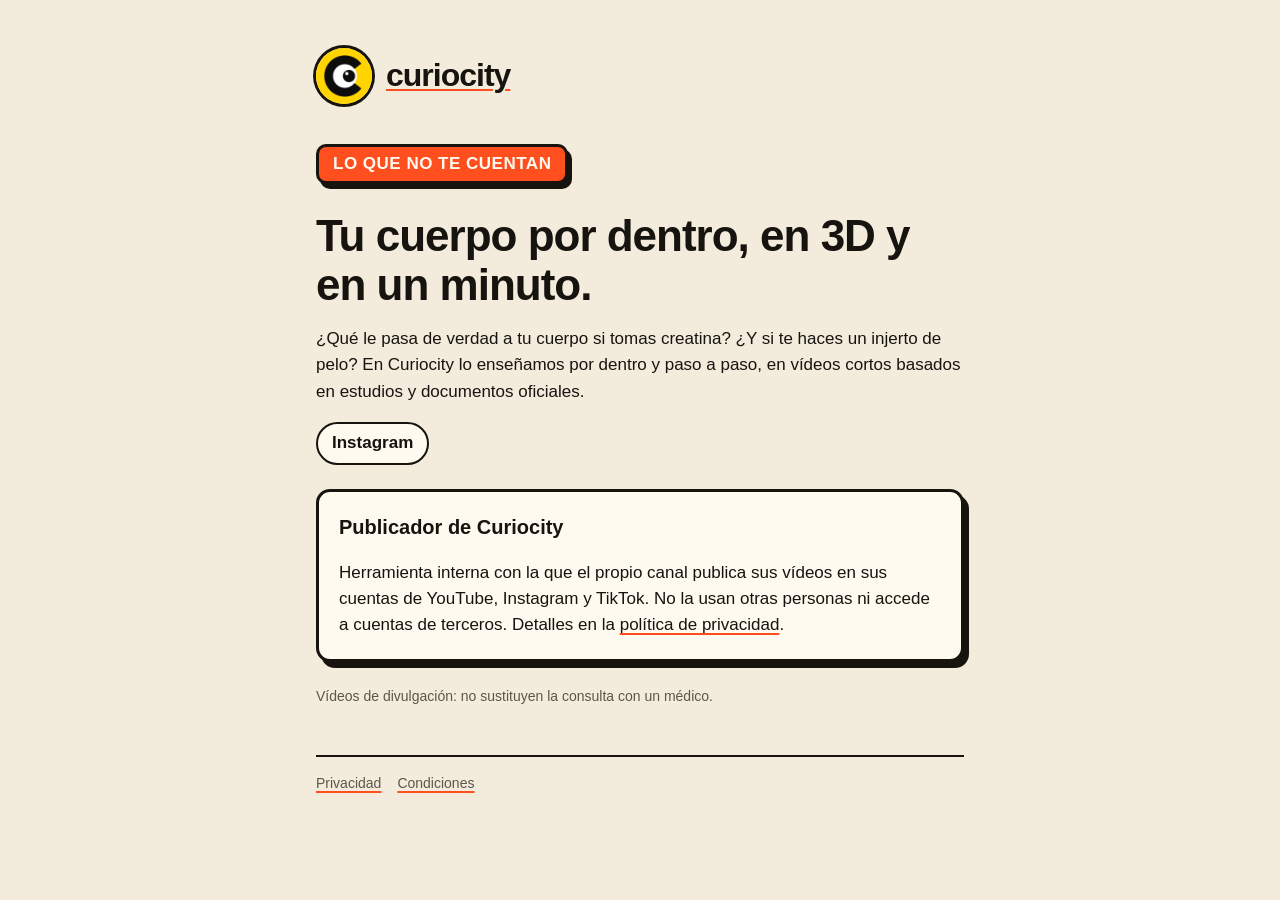
<file: index.html>
<!doctype html>
<html lang="es">
<head>
  <meta charset="utf-8">
  <meta name="viewport" content="width=device-width, initial-scale=1">
  <title>Curiocity</title>
  <meta name="description" content="Curiocity: lo que no te cuentan de tu cuerpo, el gym y las cosas de cada día, explicado por dentro en 3D y en un minuto.">
  <link rel="icon" href="favicon.png">
  <link rel="stylesheet" href="estilo.css">
</head>
<body>
<main>
  <a class="marca" href="./"><header class="marca"><img src="logo.png" alt=""><span>curiocity</span></header></a>
  <p class="lema">LO QUE NO TE CUENTAN</p>
  <h1>Tu cuerpo por dentro, en 3D y en un minuto.</h1>
  <p>¿Qué le pasa de verdad a tu cuerpo si tomas creatina? ¿Y si te haces un injerto de pelo? En Curiocity lo enseñamos por dentro y paso a paso, en vídeos cortos basados en estudios y documentos oficiales.</p>
  <ul class="redes">
    <li><a href="https://www.instagram.com/curiocity.es/">Instagram</a></li>
  </ul>

  <div class="panel">
    <h2 style="margin-top:0">Publicador de Curiocity</h2>
    <p style="margin-bottom:0">Herramienta interna con la que el propio canal publica sus vídeos en sus cuentas de YouTube, Instagram y TikTok. No la usan otras personas ni accede a cuentas de terceros. Detalles en la <a href="privacidad.html">política de privacidad</a>.</p>
  </div>

  <p style="font-size:14px;color:var(--muted)">Vídeos de divulgación: no sustituyen la consulta con un médico.</p>
  <footer><a href="privacidad.html">Privacidad</a><a href="condiciones.html">Condiciones</a></footer>
</main>
</body>
</html>
</file>
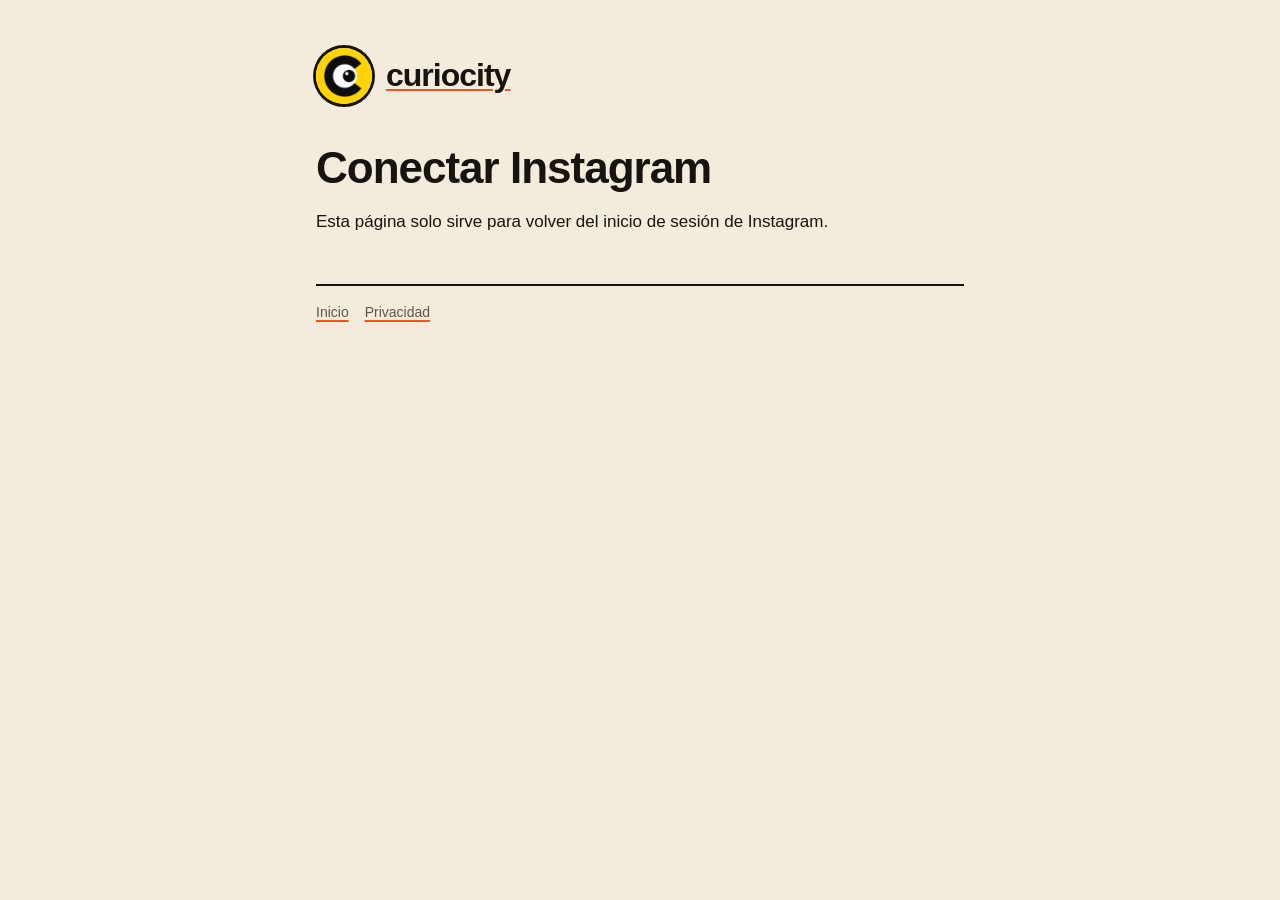
<file: meta/index.html>
<!doctype html>
<html lang="es">
<head>
  <meta charset="utf-8">
  <meta name="viewport" content="width=device-width, initial-scale=1">
  <meta name="robots" content="noindex">
  <meta name="referrer" content="no-referrer">
  <title>Conectar Instagram · Curiocity</title>
  <link rel="icon" href="../favicon.png">
  <link rel="stylesheet" href="../estilo.css">
</head>
<body>
<main>
  <a class="marca" href="../"><header class="marca"><img src="../logo.png" alt=""><span>curiocity</span></header></a>
  <h1 id="titulo">Conectar Instagram</h1>
  <p id="texto">Copia esta dirección y pégala en el terminal.</p>
  <textarea id="url" readonly></textarea>
  <button id="copiar" type="button">Copiar</button>
  <footer><a href="../">Inicio</a><a href="../privacidad.html">Privacidad</a></footer>
</main>
<script>
  // Página de vuelta del login de Meta (Instagram): el publicador (en el Mac) necesita la URL completa con ?code=…&state=…
  const q = new URLSearchParams(location.search);
  const caja = document.getElementById("url");
  caja.value = location.href;
  if (q.get("error")) {
    document.getElementById("titulo").textContent = "Instagram no dio permiso";
    document.getElementById("texto").textContent = q.get("error_description") || q.get("error_reason") || q.get("error");
  } else if (!q.get("code")) {
    document.getElementById("texto").textContent = "Esta página solo sirve para volver del inicio de sesión de Instagram.";
    caja.hidden = true;
    document.getElementById("copiar").hidden = true;
  }
  document.getElementById("copiar").onclick = async () => {
    try { await navigator.clipboard.writeText(caja.value); } catch { caja.select(); document.execCommand("copy"); }
    document.getElementById("copiar").textContent = "Copiado ✓";
  };
</script>
</body>
</html>
</file>
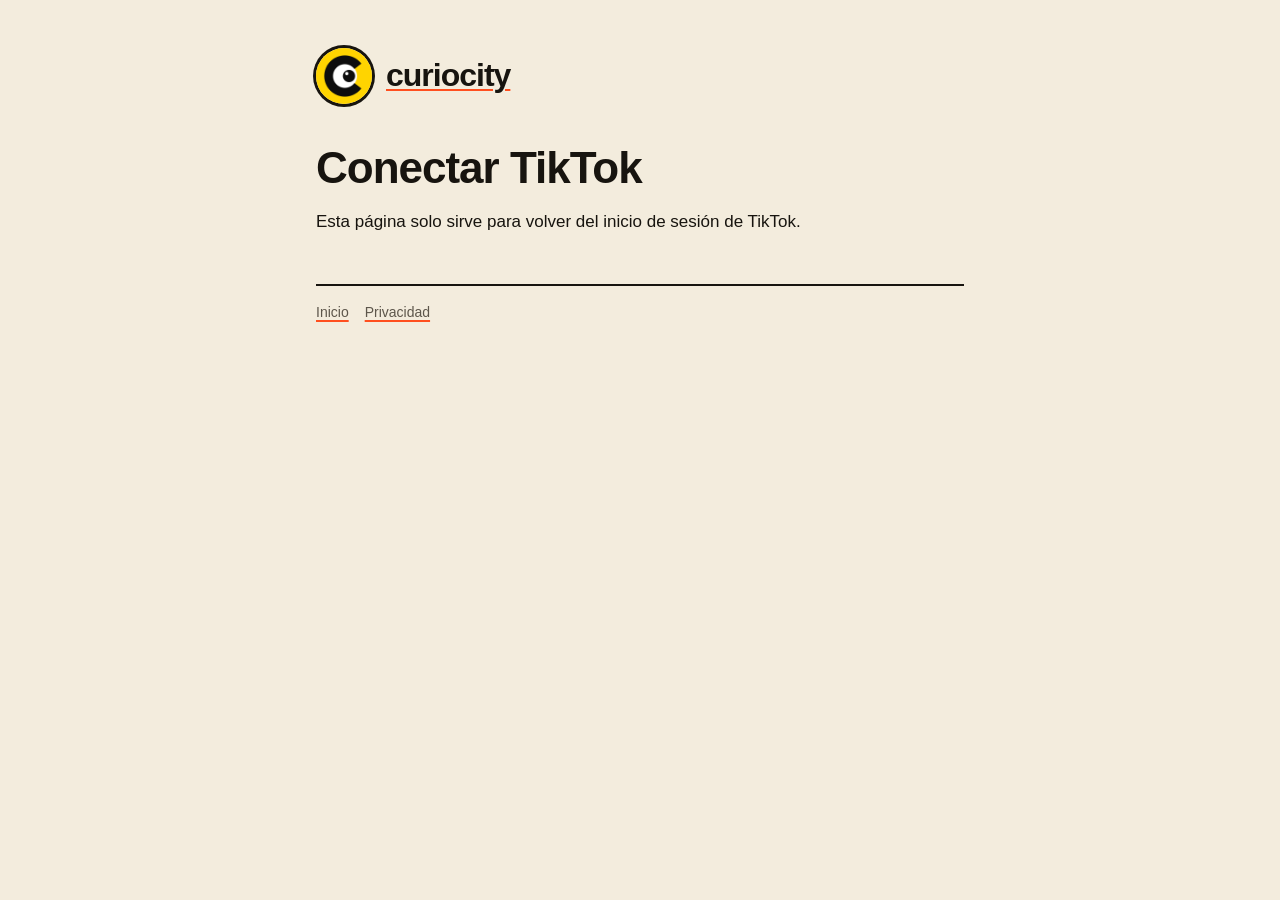
<file: tiktok/index.html>
<!doctype html>
<html lang="es">
<head>
  <meta charset="utf-8">
  <meta name="viewport" content="width=device-width, initial-scale=1">
  <meta name="robots" content="noindex">
  <meta name="referrer" content="no-referrer">
  <title>Conectar TikTok · Curiocity</title>
  <link rel="icon" href="../favicon.png">
  <link rel="stylesheet" href="../estilo.css">
</head>
<body>
<main>
  <a class="marca" href="../"><header class="marca"><img src="../logo.png" alt=""><span>curiocity</span></header></a>
  <h1 id="titulo">Conectar TikTok</h1>
  <p id="texto">Copia esta dirección y pégala en el terminal.</p>
  <textarea id="url" readonly></textarea>
  <button id="copiar" type="button">Copiar</button>
  <footer><a href="../">Inicio</a><a href="../privacidad.html">Privacidad</a></footer>
</main>
<script>
  // Página de vuelta del login de TikTok: el publicador (en el Mac) necesita la URL completa con ?code=…&state=…
  const q = new URLSearchParams(location.search);
  const caja = document.getElementById("url");
  caja.value = location.href;
  if (q.get("error")) {
    document.getElementById("titulo").textContent = "TikTok no dio permiso";
    document.getElementById("texto").textContent = q.get("error_description") || q.get("error");
  } else if (!q.get("code")) {
    document.getElementById("texto").textContent = "Esta página solo sirve para volver del inicio de sesión de TikTok.";
    caja.hidden = true;
    document.getElementById("copiar").hidden = true;
  }
  document.getElementById("copiar").onclick = async () => {
    try { await navigator.clipboard.writeText(caja.value); } catch { caja.select(); document.execCommand("copy"); }
    document.getElementById("copiar").textContent = "Copiado ✓";
  };
</script>
</body>
</html>
</file>
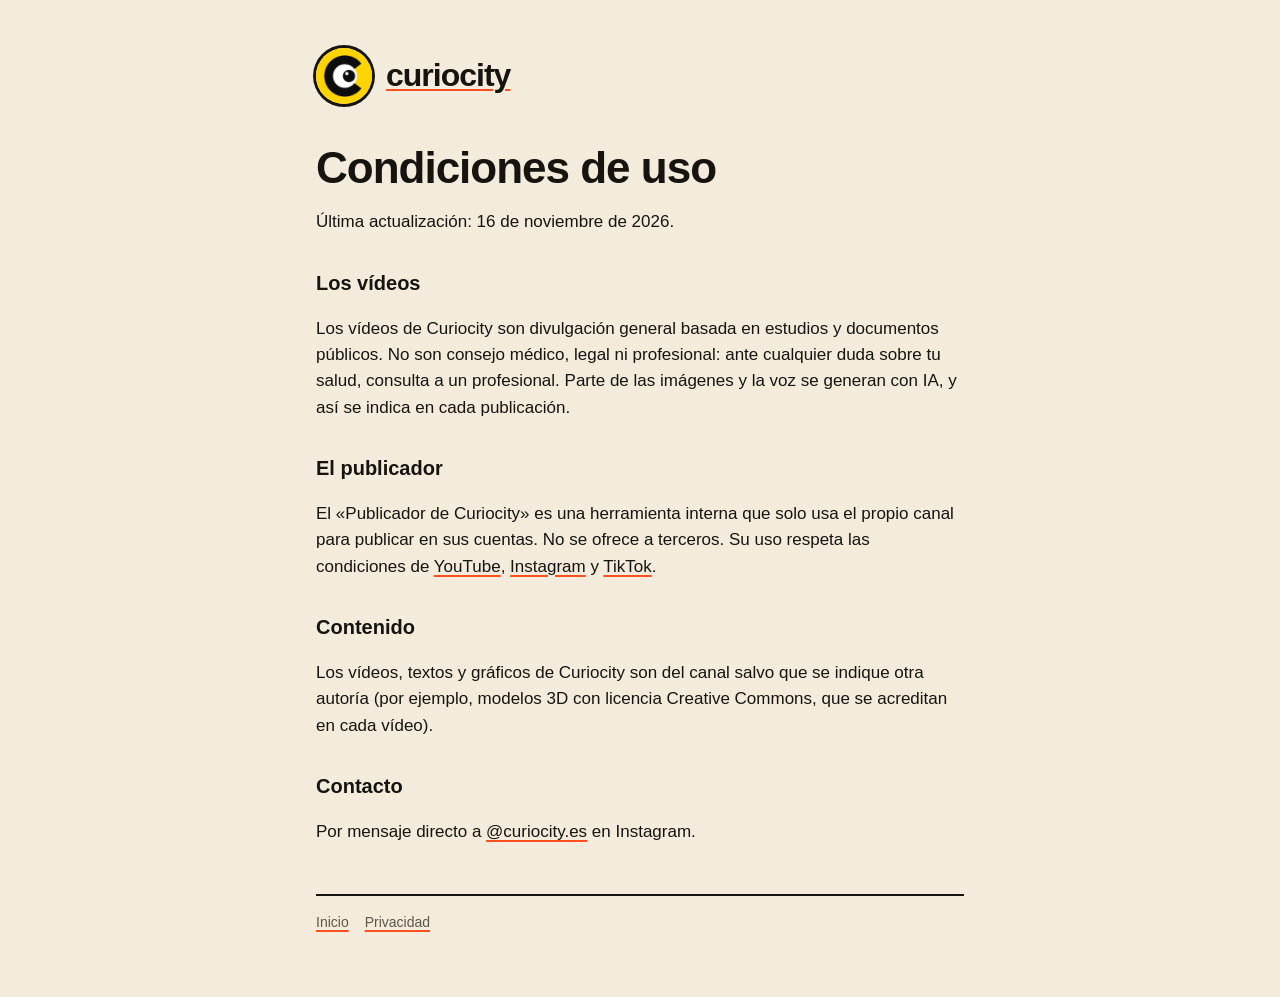
<file: condiciones.html>
<!doctype html>
<html lang="es">
<head>
  <meta charset="utf-8">
  <meta name="viewport" content="width=device-width, initial-scale=1">
  <title>Condiciones · Curiocity</title>
  <link rel="icon" href="favicon.png">
  <link rel="stylesheet" href="estilo.css">
</head>
<body>
<main>
  <a class="marca" href="./"><header class="marca"><img src="logo.png" alt=""><span>curiocity</span></header></a>
  <h1>Condiciones de uso</h1>
  <p>Última actualización: 16 de noviembre de 2026.</p>

  <h2>Los vídeos</h2>
  <p>Los vídeos de Curiocity son divulgación general basada en estudios y documentos públicos. No son consejo médico, legal ni profesional: ante cualquier duda sobre tu salud, consulta a un profesional. Parte de las imágenes y la voz se generan con IA, y así se indica en cada publicación.</p>

  <h2>El publicador</h2>
  <p>El «Publicador de Curiocity» es una herramienta interna que solo usa el propio canal para publicar en sus cuentas. No se ofrece a terceros. Su uso respeta las condiciones de <a href="https://www.youtube.com/t/terms">YouTube</a>, <a href="https://help.instagram.com/581066165581870">Instagram</a> y <a href="https://www.tiktok.com/legal/terms-of-service">TikTok</a>.</p>

  <h2>Contenido</h2>
  <p>Los vídeos, textos y gráficos de Curiocity son del canal salvo que se indique otra autoría (por ejemplo, modelos 3D con licencia Creative Commons, que se acreditan en cada vídeo).</p>

  <h2>Contacto</h2>
  <p>Por mensaje directo a <a href="https://www.instagram.com/curiocity.es/">@curiocity.es</a> en Instagram.</p>

  <footer><a href="./">Inicio</a><a href="privacidad.html">Privacidad</a></footer>
</main>
</body>
</html>
</file>
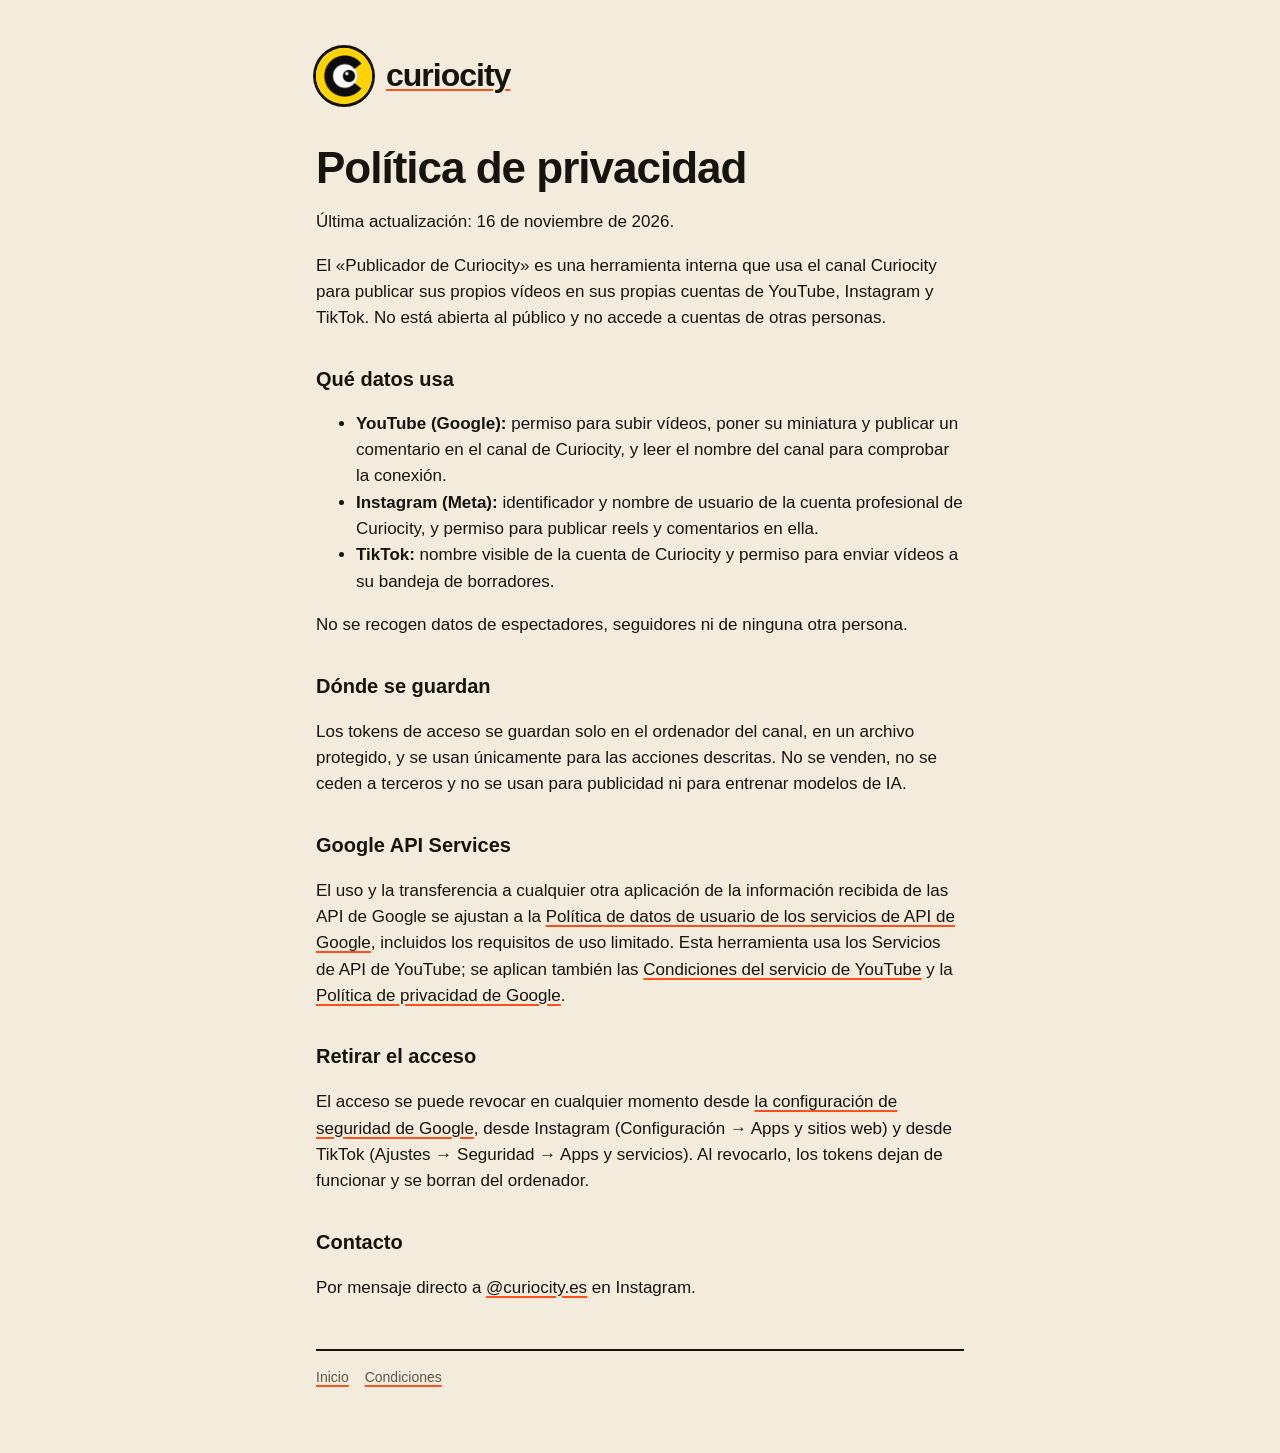
<file: privacidad.html>
<!doctype html>
<html lang="es">
<head>
  <meta charset="utf-8">
  <meta name="viewport" content="width=device-width, initial-scale=1">
  <title>Privacidad · Curiocity</title>
  <link rel="icon" href="favicon.png">
  <link rel="stylesheet" href="estilo.css">
</head>
<body>
<main>
  <a class="marca" href="./"><header class="marca"><img src="logo.png" alt=""><span>curiocity</span></header></a>
  <h1>Política de privacidad</h1>
  <p>Última actualización: 16 de noviembre de 2026.</p>

  <p>El «Publicador de Curiocity» es una herramienta interna que usa el canal Curiocity para publicar sus propios vídeos en sus propias cuentas de YouTube, Instagram y TikTok. No está abierta al público y no accede a cuentas de otras personas.</p>

  <h2>Qué datos usa</h2>
  <ul>
    <li><strong>YouTube (Google):</strong> permiso para subir vídeos, poner su miniatura y publicar un comentario en el canal de Curiocity, y leer el nombre del canal para comprobar la conexión.</li>
    <li><strong>Instagram (Meta):</strong> identificador y nombre de usuario de la cuenta profesional de Curiocity, y permiso para publicar reels y comentarios en ella.</li>
    <li><strong>TikTok:</strong> nombre visible de la cuenta de Curiocity y permiso para enviar vídeos a su bandeja de borradores.</li>
  </ul>
  <p>No se recogen datos de espectadores, seguidores ni de ninguna otra persona.</p>

  <h2>Dónde se guardan</h2>
  <p>Los tokens de acceso se guardan solo en el ordenador del canal, en un archivo protegido, y se usan únicamente para las acciones descritas. No se venden, no se ceden a terceros y no se usan para publicidad ni para entrenar modelos de IA.</p>

  <h2>Google API Services</h2>
  <p>El uso y la transferencia a cualquier otra aplicación de la información recibida de las API de Google se ajustan a la <a href="https://developers.google.com/terms/api-services-user-data-policy">Política de datos de usuario de los servicios de API de Google</a>, incluidos los requisitos de uso limitado. Esta herramienta usa los Servicios de API de YouTube; se aplican también las <a href="https://www.youtube.com/t/terms">Condiciones del servicio de YouTube</a> y la <a href="https://policies.google.com/privacy">Política de privacidad de Google</a>.</p>

  <h2>Retirar el acceso</h2>
  <p>El acceso se puede revocar en cualquier momento desde <a href="https://myaccount.google.com/permissions">la configuración de seguridad de Google</a>, desde Instagram (Configuración → Apps y sitios web) y desde TikTok (Ajustes → Seguridad → Apps y servicios). Al revocarlo, los tokens dejan de funcionar y se borran del ordenador.</p>

  <h2>Contacto</h2>
  <p>Por mensaje directo a <a href="https://www.instagram.com/curiocity.es/">@curiocity.es</a> en Instagram.</p>

  <footer><a href="./">Inicio</a><a href="condiciones.html">Condiciones</a></footer>
</main>
</body>
</html>
</file>
<file: estilo.css>
:root {
  --bg: #f3ecdd;
  --ink: #17140f;
  --panel: #fffaf0;
  --accent: #ff4f1f;
  --muted: #5d564b;
  font-family: "Helvetica Neue", Helvetica, Arial, sans-serif;
  color: var(--ink);
  background: var(--bg);
}
* { box-sizing: border-box; }
body { margin: 0; background: var(--bg); line-height: 1.55; }
main { max-width: 680px; margin: 0 auto; padding: 48px 16px 64px; }
a { color: var(--ink); text-decoration-color: var(--accent); text-decoration-thickness: 2px; text-underline-offset: 3px; }
header.marca { display: flex; align-items: center; gap: 14px; text-decoration: none; margin-bottom: 40px; }
header.marca img { width: 56px; height: 56px; border-radius: 50%; box-shadow: 0 0 0 3px var(--ink); }
header.marca span { font-weight: 900; font-size: 32px; letter-spacing: -1px; }
.lema { display: inline-block; background: var(--accent); color: var(--panel); border: 3px solid var(--ink); border-radius: 10px; padding: 4px 14px; font-weight: 900; letter-spacing: .5px; box-shadow: 4px 5px 0 var(--ink); margin: 0 0 28px; }
h1 { font-size: clamp(30px, 7vw, 44px); line-height: 1.1; letter-spacing: -1px; margin: 0 0 16px; }
h2 { font-size: 20px; margin: 32px 0 8px; }
p, li { font-size: 17px; }
.panel { background: var(--panel); border: 3px solid var(--ink); border-radius: 14px; padding: 20px; box-shadow: 5px 6px 0 var(--ink); margin: 24px 0; }
.redes { display: flex; flex-wrap: wrap; gap: 10px; padding: 0; list-style: none; }
.redes a { display: inline-block; border: 2px solid var(--ink); border-radius: 999px; padding: 6px 14px; text-decoration: none; font-weight: 700; background: var(--panel); }
footer { margin-top: 48px; padding-top: 16px; border-top: 2px solid var(--ink); font-size: 14px; color: var(--muted); display: flex; flex-wrap: wrap; gap: 16px; }
footer a { color: var(--muted); }
code, textarea { font-family: "SF Mono", Menlo, monospace; }
textarea { width: 100%; min-height: 120px; font-size: 13px; padding: 10px; border: 2px solid var(--ink); border-radius: 8px; background: #fff; color: var(--ink); resize: vertical; overflow-wrap: anywhere; }
button { font: inherit; font-weight: 900; background: var(--accent); color: var(--panel); border: 3px solid var(--ink); border-radius: 10px; padding: 10px 18px; box-shadow: 4px 5px 0 var(--ink); cursor: pointer; margin-top: 12px; }
button:active { transform: translate(2px, 3px); box-shadow: 2px 2px 0 var(--ink); }
</file>
